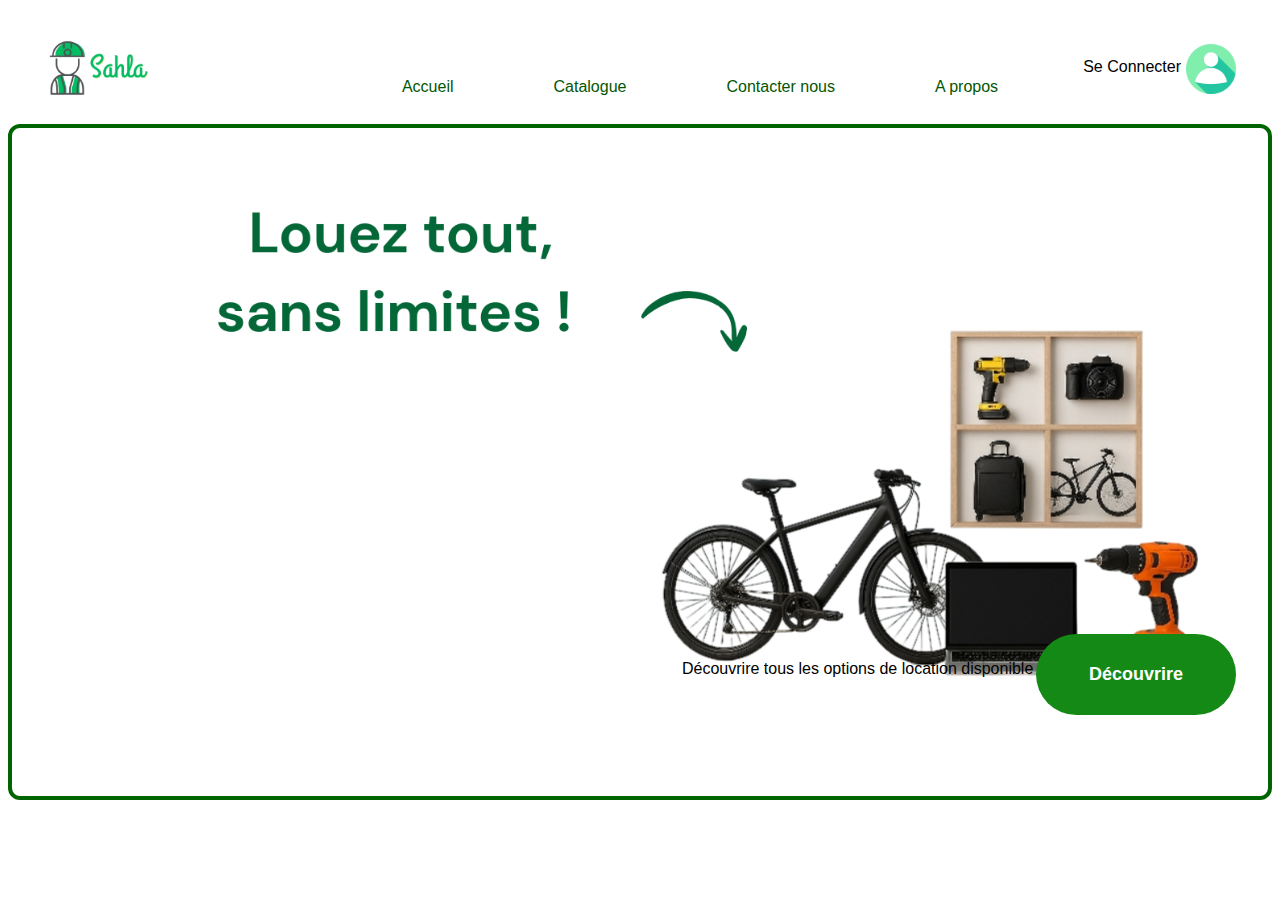
<file: index.html>
<!DOCTYPE html>
<html lang="en">
<head>
    <meta charset="UTF-8">
    <meta name="viewport" content="width=device-width, initial-scale=1.0">
    <link href='https://fonts.googleapis.com/css?family=Inter' rel='stylesheet'>
    <link rel="stylesheet" href="style.css">
    <title>Sahla</title>
</head>
<body>
<header>
<nav>
<img src="./Assets/Sahla.png" alt="sahla" height="180" width="180" class="logo-nav">
<ul class="list-nav">
  <li><a href="#">Accueil</a></li>
  <li><a href="#">Catalogue</a></li>
  <li><a href="#">Contacter nous</a></li>
  <li><a href="#">A propos</a></li>
</ul>
</nav>
<a href="#"><img src="./Assets/utilisateur.png" alt="user-pic" class="user-pic" height="50px" width="50px"></a>
<p class="user-pic-desc">Se Connecter</p>
</header>
<section class="hero">
<div class="hero-1">
<img src="./Assets/Sahla-hero.png" alt="velo" class="hero-img-1" style="margin-left: 12%; width:1100px;">
<div class="btns">
<p class="hero-p">Découvrire tous les options de location disponible sur <span style="color: green;">Sahla </span> ></p>
<button class="hero-btn"> Découvrire</button>
</div>
</div>
</section>
</body>
</html>
</file>
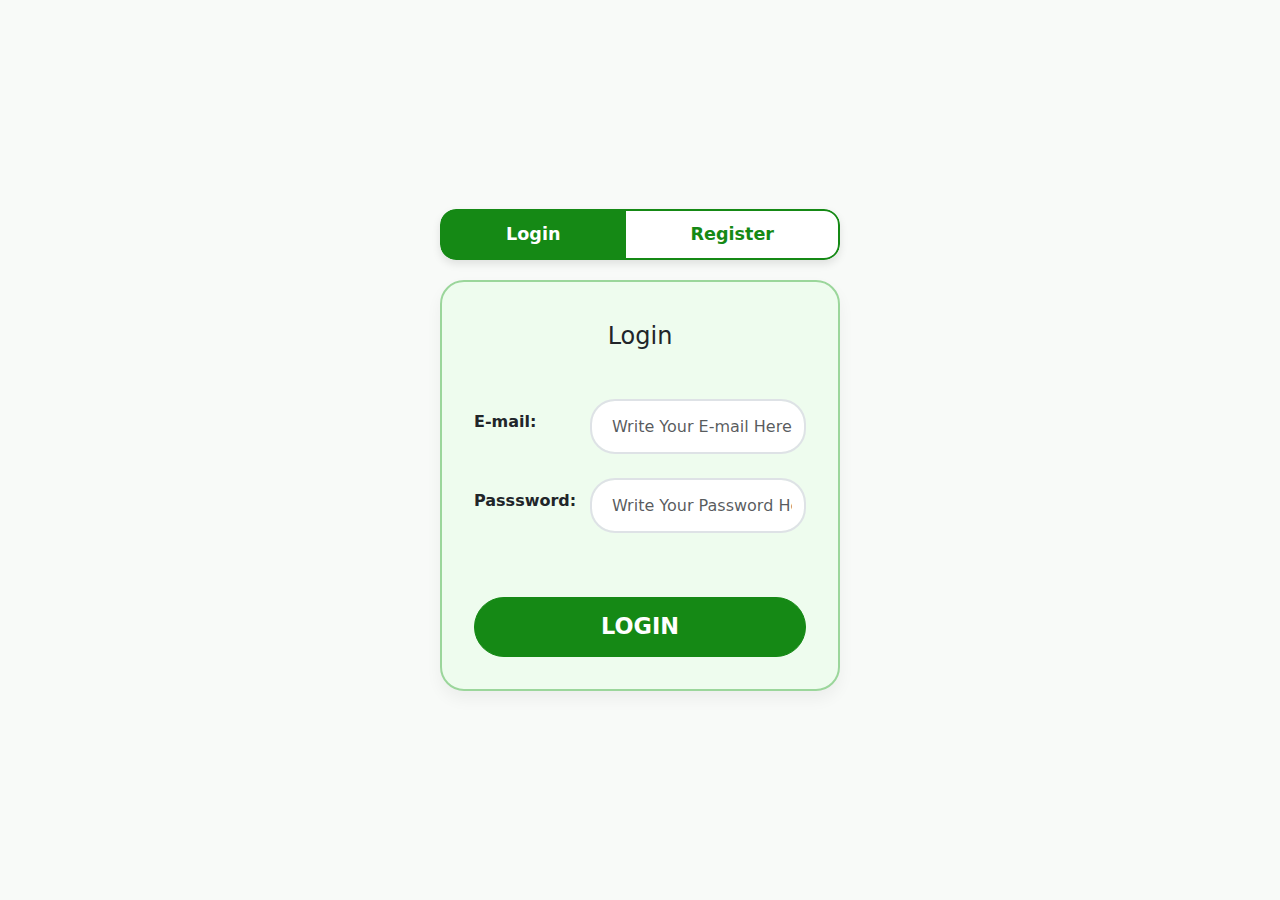
<file: login_register_test.html>
<!DOCTYPE html>
<html lang="en">
<head>
    <meta charset="UTF-8">
    <meta name="viewport" content="width=device-width, initial-scale=1.0">
    <title>Login/Register Page - Separated</title>
    <link href="https://cdn.jsdelivr.net/npm/bootstrap@5.3.3/dist/css/bootstrap.min.css" rel="stylesheet">
    
    <style>
        /* --- Custom CSS for Styling and Toggle Logic --- */
/* Custom Styles to Override the Submit Button's Hover/Active States */

/* Target the specific submit button at the bottom of the form */
.btn-primary.submit-btn {
    /* Base style (for reference) */
    --bs-btn-bg: #158915; 
    --bs-btn-border-color: #158915;
    --bs-btn-color: white;
}

.btn-primary.submit-btn:hover,
.btn-primary.submit-btn:focus {
    /* Change the color when the mouse is over the button or it's focused */
    background-color: #106810; /* Slightly Darker Blue */
    border-color: #106810; 
    /* Overriding Bootstrap's default focus shadow */
    box-shadow: 0 0 0 0.25rem rgba(49, 132, 253, 0.5); 
}

.btn-primary.submit-btn:active,
.btn-primary.submit-btn.active {
    /* Change the color when the button is actively being pressed */
    background-color: #093d09 !important; /* Even Darker Blue (Use !important if needed to ensure precedence) */
    border-color: #093d09 !important;
}

/* Ensure the text remains white on all states */
.btn-primary.submit-btn:hover,
.btn-primary.submit-btn:active,
.btn-primary.submit-btn.active {
    color: white; 
}
        /* 1. General Container and Card Styling */
        body { 
            background-color: #f8faf8; /* Light background */
        }
        .main-container {
            width: 100%;
            max-width: 400px; /* Set the maximum width for the whole component */
        }
        .form-card { 
            /* Styling for the main login/register box */
            background-color: white; 
            border: 2px solid #9bd69b; /* Light blue border */
            border-radius: 1.5rem; /* Rounded corners for the card */
            padding: 2.5rem 2rem 2rem; /* Extra padding on top to give space from buttons */
            box-shadow: 0 0.5rem 1rem rgba(0, 0, 0, 0.05);
            /* Set a background color slightly different from the body for contrast */
            background-color: #eefcee;
        }
        
        /* 2. Toggle Button Styling (Floating Separated Bar) */
        .toggle-group {
            /* This is the key change: clear margin to separate the buttons */
            margin-bottom: 20px; 
            z-index: 10; 
            display: flex;
            justify-content: center;
            width: 100%;
            /* Add a subtle shadow/border to the entire button bar */
            border-radius: 1rem;
            box-shadow: 0 4px 8px rgba(0, 0, 0, 0.1);
            overflow: hidden; /* Important for containing the button borders */
        }
        
        /* Hide the actual radio inputs */
        .form-toggle-radio {
            display: none;
        }

        /* Style the label (button) appearance */
        .toggle-btn {
            cursor: pointer;
            text-align: center;
            padding: 10px 30px;
            font-weight: bold;
            font-size: 1.1rem;
            color: white; 
            background-color: #093e09; /* Active green color */
            flex-grow: 1; /* Make both buttons equal width */
            /* Start with the inactive look */
            background-color: white;
            color: #158915;
            border: 2px solid #158915;
            transition: all 0.2s;
        }

        /* Specific border radius for the two buttons */
        .toggle-btn.login-label {
            border-top-left-radius: 1rem;
            border-bottom-left-radius: 1rem;
            border-right: none;
        }
        .toggle-btn.register-label {
            border-top-right-radius: 1rem;
            border-bottom-right-radius: 1rem;
        }
        
        /* Style for the active/checked button */
        /* When checked, set the background to primary blue and text to white */
        #login-radio:checked ~ .toggle-group label[for="login-radio"],
        #register-radio:checked ~ .toggle-group label[for="register-radio"] {
            background-color: #158915;
            color: white;
        }

        /* 3. Form Visibility Logic */
        #login-form, #register-form {
            display: none;
        }
        /* The Sibling Selector (~) controls visibility */
        #login-radio:checked ~ .form-content-area #login-form {
            display: block;
        }
        #register-radio:checked ~ .form-content-area #register-form {
            display: block;
        }

        /* 4. Form Field Customization (Matching the Image) */
        .form-control {
            height: 55px;
            border-radius: 25px;
            padding-left: 20px;
            font-size: 1rem;
            border: 2px solid #dee2e6;
            background-color: white; /* Ensure input background is white */
        }
        .form-label {
            font-weight: bold;
            font-size: 1rem;
            color: #212529;
            min-width: 100px; /* Ensure labels take a fixed width */
        }
        .btn-primary.submit-btn {
            height: 60px;
            border-radius: 30px;
            font-size: 1.4rem;
            font-weight: bold;
            margin-top: 2.5rem; /* More space above the submit button */
            background-color: #158915;
            border-color: #158915;
        }
    </style>
</head>
<body class="d-flex justify-content-center align-items-center" style="min-height: 100vh;">

    <div class="main-container">

        <input type="radio" id="login-radio" name="form-toggle" class="form-toggle-radio" checked>
        <input type="radio" id="register-radio" name="form-toggle" class="form-toggle-radio">

        <div class="toggle-group">
            <label for="login-radio" class="toggle-btn login-label">Login</label>
            <label for="register-radio" class="toggle-btn register-label">Register</label>
        </div>

        <div class="form-card form-content-area">
            
            <div id="login-form">
                <h4 class="text-center mb-5">Login</h4>
                <form>
                    <div class="mb-4 d-flex align-items-center">
                        <label for="loginEmail" class="form-label me-3">E-mail:</label>
                        <input type="email" class="form-control flex-grow-1" id="loginEmail" placeholder="Write Your E-mail Here" required>
                    </div>
                    <div class="mb-4 d-flex align-items-center">
                        <label for="loginPassword" class="form-label me-3">Passsword:</label>
                        <input type="password" class="form-control flex-grow-1" id="loginPassword" placeholder="Write Your Password Here" required>
                    </div>
                    <button type="submit" class="btn btn-primary w-100 submit-btn">LOGIN</button>
                </form>
            </div>

            <div id="register-form">
                <h4 class="text-center mb-5">Register</h4>
                <form>
                    <div class="mb-4 d-flex align-items-center">
                        <label for="registerName" class="form-label me-3">Username:</label>
                        <input type="text" class="form-control flex-grow-1" id="registerName" placeholder="Create Your Username Here" required>
                    </div>
                    <div class="mb-4 d-flex align-items-center">
                        <label for="registerEmail" class="form-label me-3">E-mail:</label>
                        <input type="email" class="form-control flex-grow-1" id="registerEmail" placeholder="Create Your E-mail Here" required>
                    </div>
                    <div class="mb-4 d-flex align-items-center">
                        <label for="registerPassword" class="form-label me-3">Password:</label>
                        <input type="password" class="form-control flex-grow-1" id="registerPassword" placeholder="Create Your Password Here" required>
                    </div>
                    <button type="submit" class="btn btn-primary w-100 submit-btn">REGISTER</button>
                </form>
            </div>

        </div>
        
    </div>

    <script src="https://cdn.jsdelivr.net/npm/bootstrap@5.3.3/dist/js/bootstrap.bundle.min.js"></script>
</body>
</html>
</file>
<file: style.css>
*{
    font-family: 'Arial';
}
header{
    display: flex;
    flex-direction: column;
}

.logo-nav{
    margin-top: -30px;
}
.list-nav{
    display: flex;
    flex-direction: row;
    gap: 100px;
    margin-left: 28%;
}
.list-nav a{
    text-decoration: none;
    color: rgb(3, 86, 3);
}
.list-nav a:hover{
    color: lightgreen;
}
.list-nav li{
list-style: none;
margin-top: -11.5%;
font-weight: 300;
}
.hero{
margin-top: -70px;
padding-bottom: 8%;
border: 4px solid darkgreen;
border-radius: 12px;
}
.user-pic{
    position: absolute;
    margin-top: -150px;
    margin-left: 92%;
}
.user-pic:hover{
cursor: pointer;
border: 3px solid green;
border-radius: 30px;
}

.hero-1{
margin-top: 10px;
}

.hero-txt1{
    position: relative;
    margin-left: 10%;
    margin-top: 10%;
    font-weight: bold
}

.hero-btn{
position: absolute;
margin-top: -60px;
margin-left: 80%;
padding: 30px;
color: white;
font-weight: bolder;
font-size: large;
background-color: rgb(21, 137, 21);
border: none;
border-radius: 50px;
width: 200px;
}

.hero-btn:hover{
cursor: pointer;
background-color: rgb(9, 61, 9);
}

.hero-p{
    margin-top: -100px;
    margin-left: 670px;
}
.user-pic-desc{
    position: absolute;
    margin-left: 84%;
    margin-top: 50px;
}
</file>
